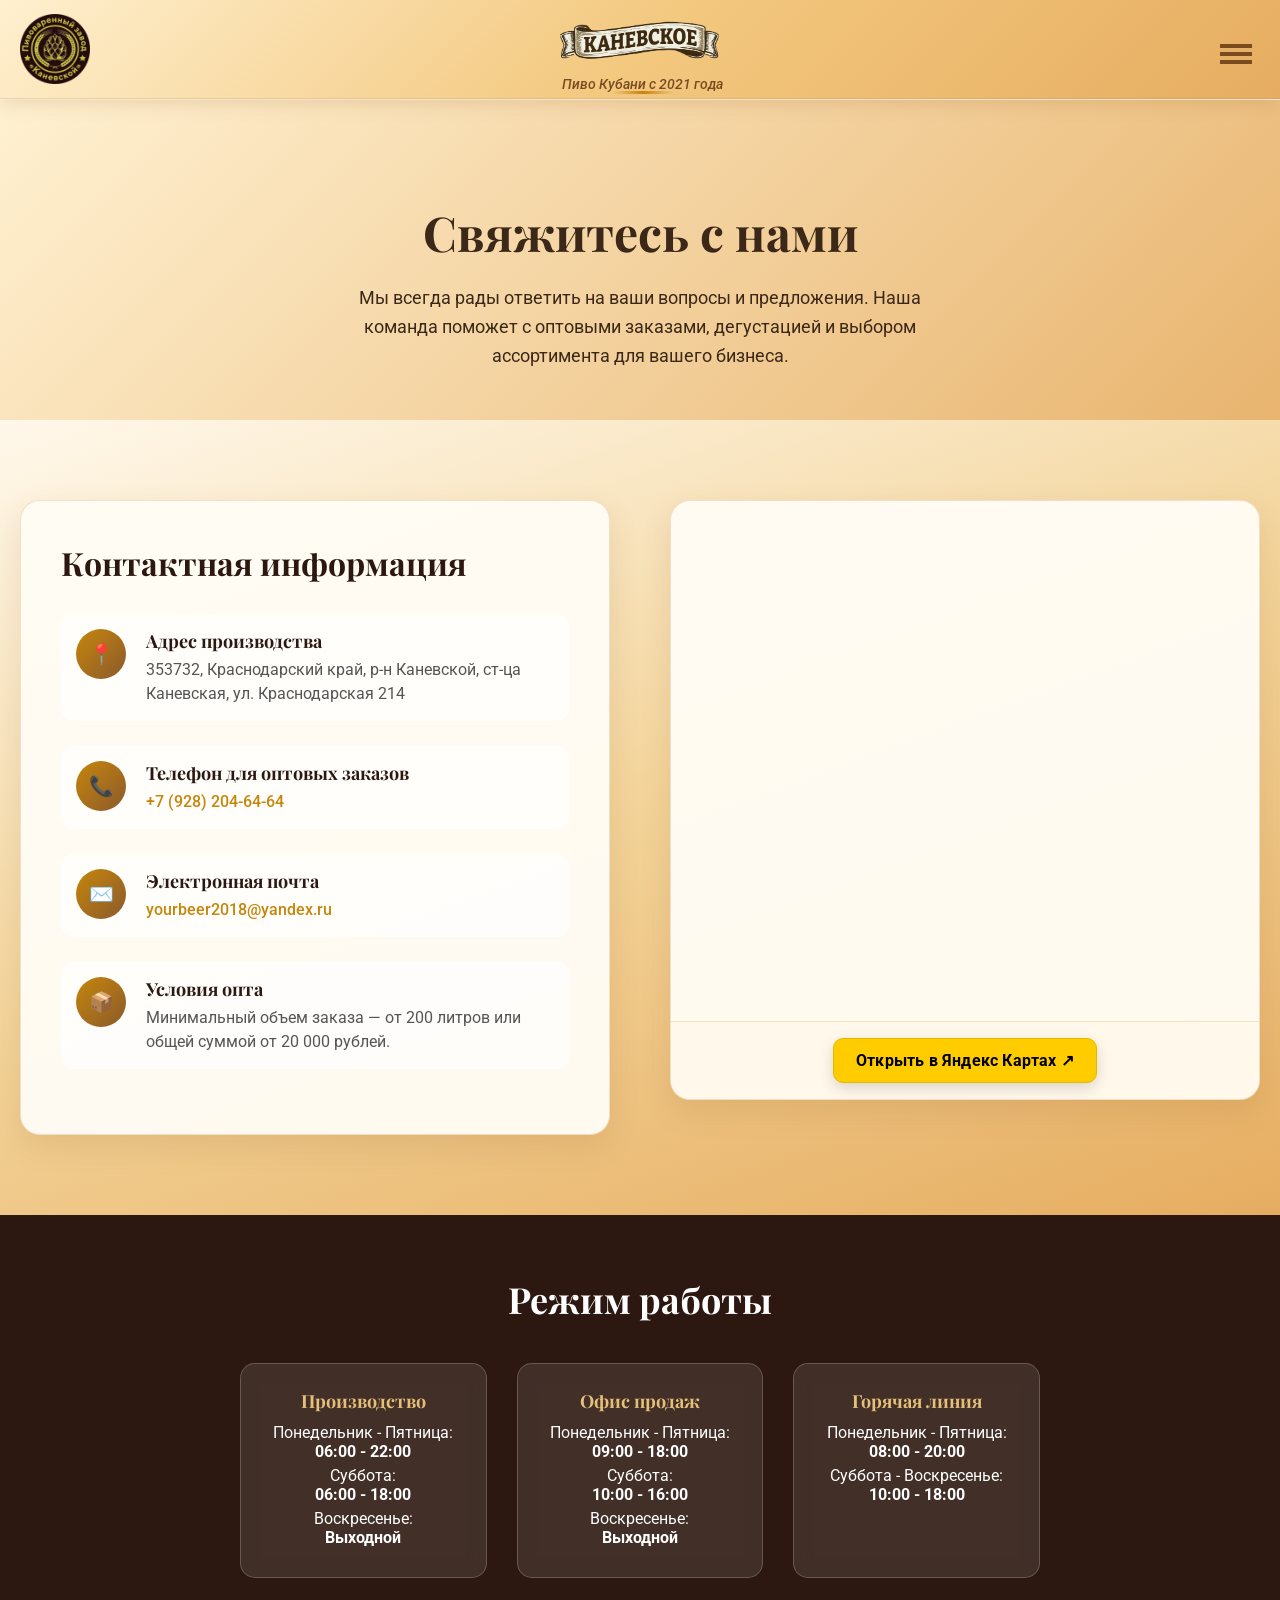
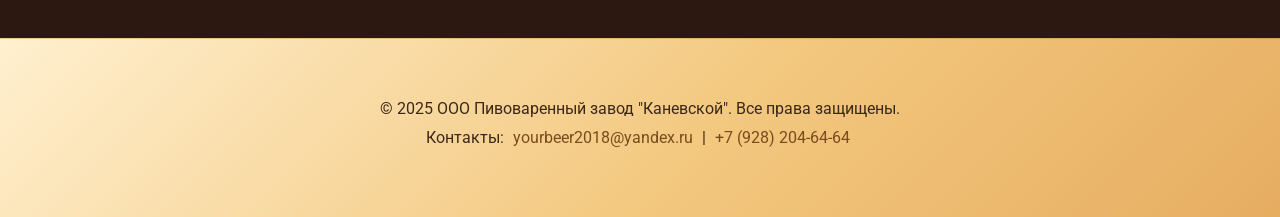
<file: kontakt/index.html>
<!DOCTYPE html>
<html lang="ru">
<head>
    <meta charset="UTF-8">
    <meta name="viewport" content="width=device-width, initial-scale=1.0">
    <title>Контакты - ООО Пивоваренный завод "Каневской"</title>
    <link href="https://fonts.googleapis.com/css2?family=Playfair+Display:wght@400;700&family=Roboto:wght@300;400;700&display=swap" rel="stylesheet">
    <link rel="stylesheet" href="css/styles.css">
</head>
<body>
    <!-- Header -->
    <header>
        <nav>
            <div class="logo">
                <a href="../index.html">
                    <img src="images/logo.png" alt="Каневской" loading="lazy">
                </a>
            </div>
            <a href="../index.html" class="header-center">
                <div class="company-name">
                    <img src="images/kanev.png" alt="Каневской" class="company-brand" loading="lazy">
                    <p>Пиво Кубани с 2021 года</p>
                </div>
            </a>
            <div class="nav-links">
                <a href="../index.html">Главная</a>
                <a href="../katalog/index.html">Продукция</a>
                <a href="../onas/index.html">О нас</a>
                <a href="#contacts">Контакты</a>
            </div>
            <div class="mobile-menu-toggle">
                <span></span>
                <span></span>
                <span></span>
            </div>
        </nav>
        <div class="mobile-menu-overlay"></div>
        <div class="mobile-menu">
            <div class="menu-close-btn">
                <span></span>
                <span></span>
            </div>
            <div class="menu-header">
                <h3>Навигация</h3>
            </div>
            <a href="../index.html">Главная</a>
            <a href="../novosti/index.html">Новости</a>
            <a href="../katalog/index.html">Продукты</a>
            <a href="../onas/index.html">О нас</a>
            <a href="../kontakt/index.html">Контакты</a>
            <a href="../serf/index.html">Сертификаты</a>
        </div>
    </header>

    <!-- Main Content -->
    <main>
        <!-- Hero Section -->
        <section class="contacts-hero">
            <h1>Свяжитесь с нами</h1>
            <p>Мы всегда рады ответить на ваши вопросы и предложения. Наша команда поможет с оптовыми заказами, дегустацией и выбором ассортимента для вашего бизнеса.</p>
        </section>

        <!-- Contacts Section -->
        <section class="contacts-section">
            <div class="contacts-grid">
                <div class="contact-info">
                    <h2>Контактная информация</h2>
                    
                    <div class="contact-item">
                        <div class="contact-icon">📍</div>
                        <div class="contact-details">
                            <h3>Адрес производства</h3>
                            <p>353732, Краснодарский край, р-н Каневской, ст-ца Каневская, ул. Краснодарская 214</p>
                        </div>
                    </div>

                    <div class="contact-item">
                        <div class="contact-icon">📞</div>
                        <div class="contact-details">
                            <h3>Телефон для оптовых заказов</h3>
                            <p><a href="tel:+79282046464">+7 (928) 204-64-64</a></p>
                        </div>
                    </div>

                    <div class="contact-item">
                        <div class="contact-icon">✉️</div>
                        <div class="contact-details">
                            <h3>Электронная почта</h3>
                            <p><a href="mailto:yourbeer2018@yandex.ru">yourbeer2018@yandex.ru</a></p>
                        </div>
                    </div>

                    <div class="contact-item">
                        <div class="contact-icon">📦</div>
                        <div class="contact-details">
                            <h3>Условия опта</h3>
                            <p>Минимальный объем заказа — от 200 литров или общей суммой от 20 000 рублей.</p>
                        </div>
                    </div>
                </div>

                <div class="map-card">
                    <iframe class="map-frame" title="Карта расположения"
                        src="https://yandex.ru/map-widget/v1/?text=353732%2C%20%D0%9A%D1%80%D0%B0%D1%81%D0%BD%D0%BE%D0%B4%D0%B0%D1%80%D1%81%D0%BA%D0%B8%D0%B9%20%D0%BA%D1%80%D0%B0%D0%B9%2C%20%D1%81%D1%82-%D1%86%D0%B0%20%D0%9A%D0%B0%D0%BD%D0%B5%D0%B2%D1%81%D0%BA%D0%B0%D1%8F%2C%20%D1%83%D0%BB.%20%D0%9A%D1%80%D0%B0%D1%81%D0%BD%D0%BE%D0%B4%D0%B0%D1%80%D1%81%D0%BA%D0%B0%D1%8F%20214&z=16"
                        loading="lazy" referrerpolicy="no-referrer-when-downgrade" allowfullscreen></iframe>
                    <div class="map-actions">
                        <a class="map-open-btn" href="https://yandex.ru/maps/?text=353732%2C%20%D0%9A%D1%80%D0%B0%D1%81%D0%BD%D0%BE%D0%B4%D0%B0%D1%80%D1%81%D0%BA%D0%B8%D0%B9%20%D0%BA%D1%80%D0%B0%D0%B9%2C%20%D1%81%D1%82-%D1%86%D0%B0%20%D0%9A%D0%B0%D0%BD%D0%B5%D0%B2%D1%81%D0%BA%D0%B0%D1%8F%2C%20%D1%83%D0%BB.%20%D0%9A%D1%80%D0%B0%D1%81%D0%BD%D0%BE%D0%B4%D0%B0%D1%80%D1%81%D0%BA%D0%B0%D1%8F%20214" target="_blank" rel="noopener noreferrer" aria-label="Открыть в Яндекс Картах (в новой вкладке)">Открыть в Яндекс Картах ↗</a>
                    </div>
                </div>
            </div>
        </section>

        <!-- Working Hours Section -->
        <section class="hours-section">
            <div class="hours-content">
                <h2>Режим работы</h2>
                <div class="hours-grid">
                    <div class="hours-item">
                        <h3>Производство</h3>
                        <p>Понедельник - Пятница:<br><strong>06:00 - 22:00</strong></p>
                        <p>Суббота:<br><strong>06:00 - 18:00</strong></p>
                        <p>Воскресенье:<br><strong>Выходной</strong></p>
                    </div>

                    <div class="hours-item">
                        <h3>Офис продаж</h3>
                        <p>Понедельник - Пятница:<br><strong>09:00 - 18:00</strong></p>
                        <p>Суббота:<br><strong>10:00 - 16:00</strong></p>
                        <p>Воскресенье:<br><strong>Выходной</strong></p>
                    </div>

                    <div class="hours-item">
                        <h3>Горячая линия</h3>
                        <p>Понедельник - Пятница:<br><strong>08:00 - 20:00</strong></p>
                        <p>Суббота - Воскресенье:<br><strong>10:00 - 18:00</strong></p>
                    </div>
                </div>
            </div>
        </section>
    </main>

    <!-- Footer -->
    <footer id="contacts">
        <p>© 2025 ООО Пивоваренный завод "Каневской". Все права защищены.</p>
        <p>Контакты: <a href="mailto:yourbeer2018@yandex.ru">yourbeer2018@yandex.ru</a> | <a href="tel:+79282046464">+7 (928) 204-64-64</a></p>
    </footer>

    <!-- JavaScript -->
    <script src="js/main.js"></script>
</body>
</html>
</file>
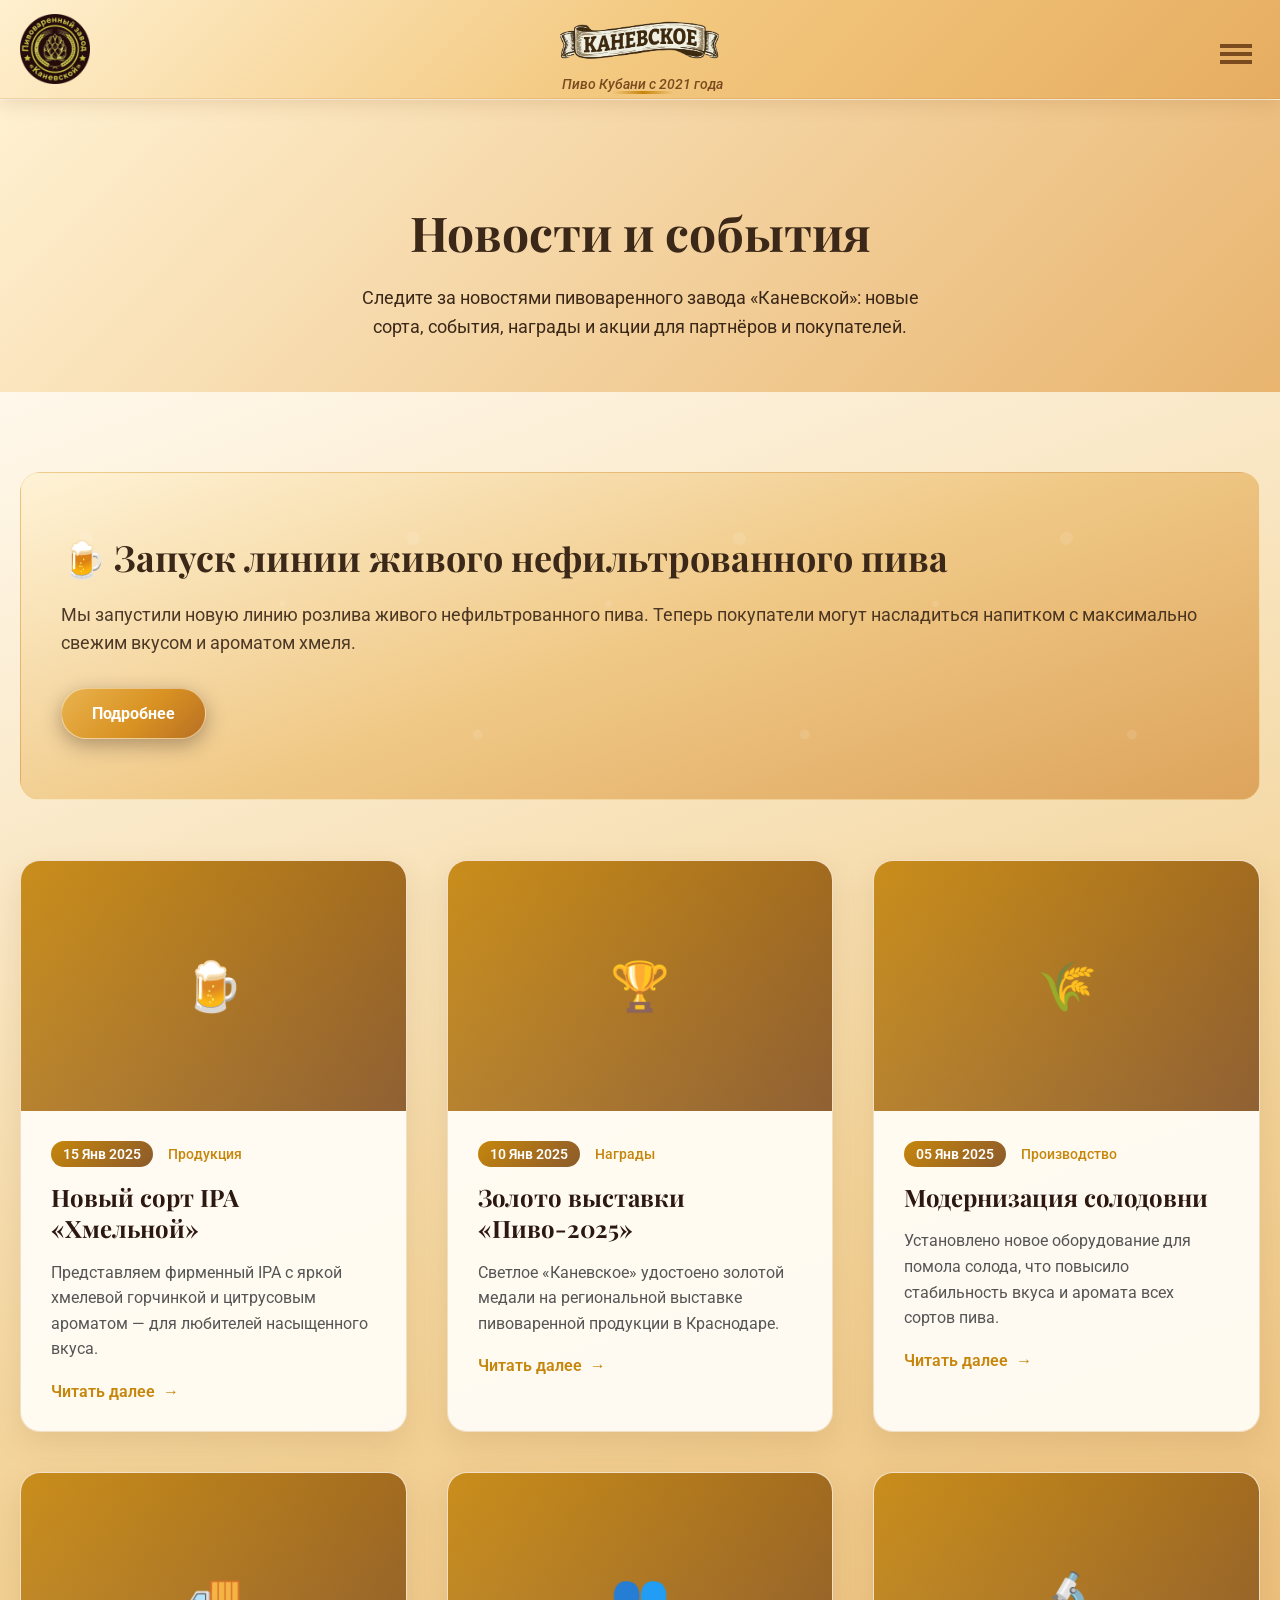
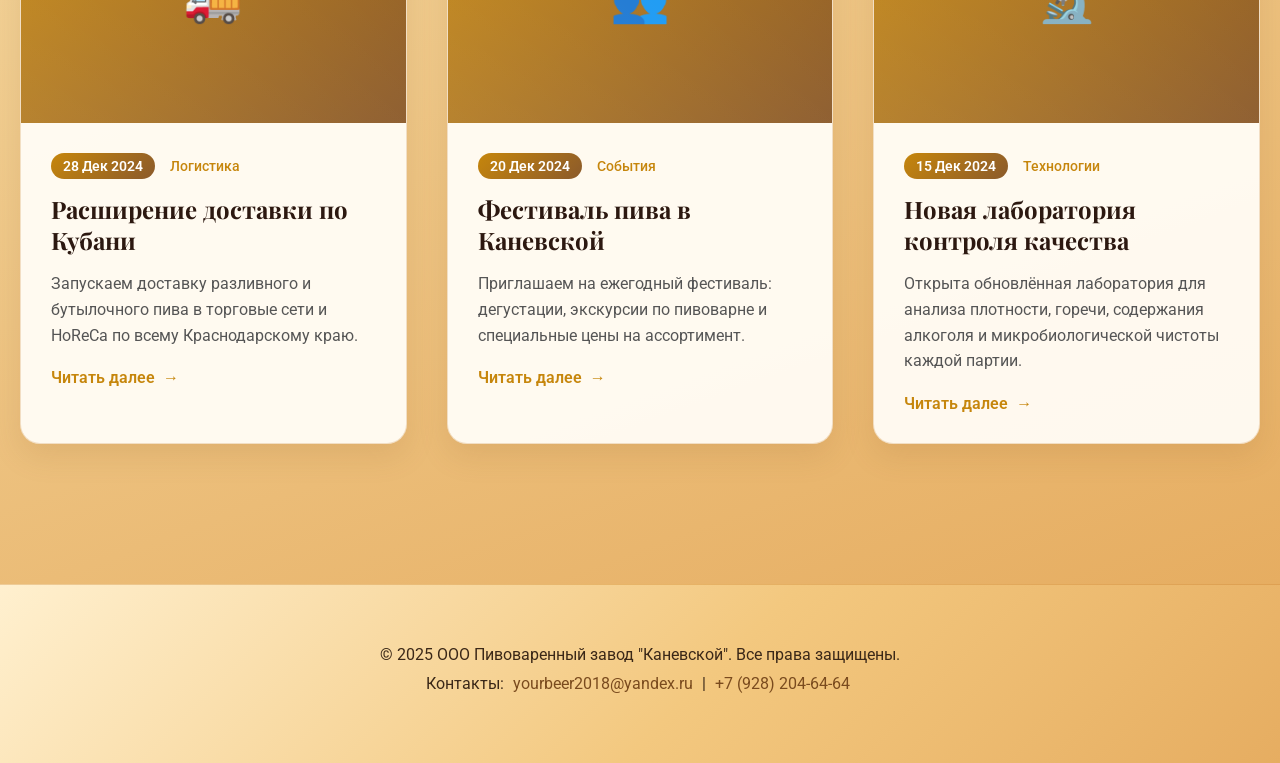
<file: novosti/index.html>
<!DOCTYPE html>
<html lang="ru">
<head>
    <meta charset="UTF-8">
    <meta name="viewport" content="width=device-width, initial-scale=1.0">
    <title>Новости - ООО Пивоваренный завод "Каневской"</title>
    <link href="https://fonts.googleapis.com/css2?family=Playfair+Display:wght@400;700&family=Roboto:wght@300;400;700&display=swap" rel="stylesheet">
    <link rel="stylesheet" href="css/styles.css">
</head>
<body>
    <!-- Header -->
    <header>
        <nav>
            <div class="logo">
                <a href="../index.html">
                    <img src="images/logo.png" alt="Каневской" loading="lazy">
                </a>
            </div>
            <a href="../index.html" class="header-center">
                <div class="company-name">
                    <img src="images/kanev.png" alt="Каневской" class="company-brand" loading="lazy">
                    <p>Пиво Кубани с 2021 года</p>
                </div>
            </a>
            <div class="nav-links">
                <a href="../index.html">Главная</a>
                <a href="../katalog/index.html">Продукция</a>
                <a href="../onas/index.html">О нас</a>
                <a href="../kontakt/index.html">Контакты</a>
            </div>
            <div class="mobile-menu-toggle">
                <span></span>
                <span></span>
                <span></span>
            </div>
        </nav>
        <div class="mobile-menu-overlay"></div>
        <div class="mobile-menu">
            <div class="menu-close-btn">
                <span></span>
                <span></span>
            </div>
            <div class="menu-header">
                <h3>Навигация</h3>
            </div>
            <a href="../index.html">Главная</a>
            <a href="../novosti/index.html">Новости</a>
            <a href="../katalog/index.html">Продукты</a>
            <a href="../onas/index.html">О нас</a>
            <a href="../kontakt/index.html">Контакты</a>
            <a href="../serf/index.html">Сертификаты</a>
        </div>
    </header>

    <!-- Main Content -->
    <main>
        <!-- Hero Section -->
        <section class="news-hero" id="news">
            <h1>Новости и события</h1>
            <p>Следите за новостями пивоваренного завода «Каневской»: новые сорта, события, награды и акции для партнёров и покупателей.</p>
        </section>

        <!-- News Section -->
        <section class="news-section">
            <!-- Featured News -->
            <div class="featured-news">
                <div class="featured-content">
                    <h2>🍺 Запуск линии живого нефильтрованного пива</h2>
                    <p>Мы запустили новую линию розлива живого нефильтрованного пива. Теперь покупатели могут насладиться напитком с максимально свежим вкусом и ароматом хмеля.</p>
                    <a href="#news-grid" class="featured-btn">Подробнее</a>
                </div>
            </div>

            <!-- News Grid -->
            <div class="news-grid" id="news-grid">
                <article class="news-card">
                    <div class="news-image">🍺</div>
                    <div class="news-content">
                        <div class="news-meta">
                            <span class="news-date">15 Янв 2025</span>
                            <span class="news-category">Продукция</span>
                        </div>
                        <h3>Новый сорт IPA «Хмельной»</h3>
                        <p>Представляем фирменный IPA с яркой хмелевой горчинкой и цитрусовым ароматом — для любителей насыщенного вкуса.</p>
                        <a href="#" class="read-more">Читать далее</a>
                    </div>
                </article>

                <article class="news-card">
                    <div class="news-image">🏆</div>
                    <div class="news-content">
                        <div class="news-meta">
                            <span class="news-date">10 Янв 2025</span>
                            <span class="news-category">Награды</span>
                        </div>
                        <h3>Золото выставки «Пиво-2025»</h3>
                        <p>Светлое «Каневское» удостоено золотой медали на региональной выставке пивоваренной продукции в Краснодаре.</p>
                        <a href="#" class="read-more">Читать далее</a>
                    </div>
                </article>

                <article class="news-card">
                    <div class="news-image">🌾</div>
                    <div class="news-content">
                        <div class="news-meta">
                            <span class="news-date">05 Янв 2025</span>
                            <span class="news-category">Производство</span>
                        </div>
                        <h3>Модернизация солодовни</h3>
                        <p>Установлено новое оборудование для помола солода, что повысило стабильность вкуса и аромата всех сортов пива.</p>
                        <a href="#" class="read-more">Читать далее</a>
                    </div>
                </article>

                <article class="news-card">
                    <div class="news-image">🚚</div>
                    <div class="news-content">
                        <div class="news-meta">
                            <span class="news-date">28 Дек 2024</span>
                            <span class="news-category">Логистика</span>
                        </div>
                        <h3>Расширение доставки по Кубани</h3>
                        <p>Запускаем доставку разливного и бутылочного пива в торговые сети и HoReCa по всему Краснодарскому краю.</p>
                        <a href="#" class="read-more">Читать далее</a>
                    </div>
                </article>

                <article class="news-card">
                    <div class="news-image">👥</div>
                    <div class="news-content">
                        <div class="news-meta">
                            <span class="news-date">20 Дек 2024</span>
                            <span class="news-category">События</span>
                        </div>
                        <h3>Фестиваль пива в Каневской</h3>
                        <p>Приглашаем на ежегодный фестиваль: дегустации, экскурсии по пивоварне и специальные цены на ассортимент.</p>
                        <a href="#" class="read-more">Читать далее</a>
                    </div>
                </article>

                <article class="news-card">
                    <div class="news-image">🔬</div>
                    <div class="news-content">
                        <div class="news-meta">
                            <span class="news-date">15 Дек 2024</span>
                            <span class="news-category">Технологии</span>
                        </div>
                        <h3>Новая лаборатория контроля качества</h3>
                        <p>Открыта обновлённая лаборатория для анализа плотности, горечи, содержания алкоголя и микробиологической чистоты каждой партии.</p>
                        <a href="#" class="read-more">Читать далее</a>
                    </div>
                </article>
            </div>
        </section>
    </main>

    <!-- Footer -->
    <footer id="contacts">
        <p>© 2025 ООО Пивоваренный завод "Каневской". Все права защищены.</p>
        <p>Контакты: <a href="mailto:yourbeer2018@yandex.ru">yourbeer2018@yandex.ru</a> | <a href="tel:+79282046464">+7 (928) 204-64-64</a></p>
    </footer>

    <!-- JavaScript -->
    <script src="js/main.js"></script>
</body>
</html>
</file>
<file: kontakt/css/styles.css>
﻿* {
            margin: 0;
            padding: 0;
            box-sizing: border-box;
            font-family: 'Roboto', sans-serif;
        }

        *, *::before, *::after {
            box-sizing: border-box;
        }

        html {
            scroll-behavior: smooth;
            scroll-padding-top: 100px;
            overflow-x: hidden;
            max-width: 100vw;
        }

        body {
            overflow-x: hidden;
            background: #f8f9fa;
            -webkit-font-smoothing: antialiased;
            -moz-osx-font-smoothing: grayscale;
            max-width: 100vw;
            position: relative;
        }

        /* Touch improvements */
        * {
            -webkit-tap-highlight-color: transparent;
            -webkit-touch-callout: none;
            -webkit-user-select: none;
            -moz-user-select: none;
            -ms-user-select: none;
            user-select: none;
            touch-action: manipulation;
        }

        /* Allow text selection for content */
        p, h1, h2, h3, h4, h5, h6, input, textarea, label {
            -webkit-user-select: text;
            -moz-user-select: text;
            -ms-user-select: text;
            user-select: text;
        }

        /* Header */
        header {
            position: fixed;
            top: 0;
            width: 100%;
            background: linear-gradient(135deg, #2c1810 0%, #4a2f14 45%, #5c3d1e 100%);
            backdrop-filter: blur(10px);
            z-index: 1000;
            padding: 8px 0 4px;
            transition: transform 0.3s;
            box-shadow: 0 4px 16px rgba(44, 24, 16, 0.35);
            border-bottom: 1px solid rgba(198, 134, 12, 0.25);
        }

        header.header-hidden {
            transform: translateY(calc(-1 * var(--header-height, 110px)));
        }

        header.scrolled:not(.header-hidden) {
            box-shadow: 0 6px 22px rgba(44, 24, 16, 0.42);
        }

        nav {
            max-width: 1400px;
            margin: 0 auto;
            display: flex;
            justify-content: space-between;
            align-items: center;
            padding: 0 20px;
            position: relative;
            min-height: 0;
        }

        .header-center {
            flex: 1;
            display: flex;
            flex-direction: column;
            align-items: center;
            justify-content: center;
            text-align: center;
            margin: 0 20px;
            min-width: 0;
            overflow: visible;
            text-decoration: none;
            color: inherit;
            cursor: pointer;
        }

        .company-name {
            margin-bottom: 0;
            animation: fadeInUp 0.8s ease-out 0.2s both;
            position: relative;
            padding-bottom: 2px;
        }

        .company-name::after {
            content: '';
            position: absolute;
            bottom: 0;
            left: 50%;
            transform: translateX(-50%);
            width: 40px;
            height: 2px;
            background: linear-gradient(90deg, transparent, #c6860c, transparent);
        }

        .company-brand {
            display: block;
            width: 420px;
            height: auto;
            max-height: 68px;
            margin: 0 auto 0;
            object-fit: contain;
            object-position: center;
        }

        .company-name h1 {
            font-family: 'Playfair Display', serif;
            font-size: 28px;
            color: #2c1810;
            margin: 0;
            font-weight: 700;
            text-shadow: 0 1px 2px rgba(0, 0, 0, 0.1);
        }

        @supports (-webkit-background-clip: text) {
            .company-name h1 {
                background: linear-gradient(135deg, #f5e6c8, #e6c07a);
                -webkit-background-clip: text;
                -webkit-text-fill-color: transparent;
                background-clip: text;
                color: transparent;
            }
        }

        .company-name h1 {
            white-space: nowrap;
            overflow: hidden;
            text-overflow: ellipsis;
            max-width: 100%;
        }

        .company-name p {
            font-size: 12px;
            color: #c6860c;
            margin: 0;
            font-weight: 500;
            font-style: italic;
            transition: color 0.3s ease;
            white-space: nowrap;
            overflow: hidden;
            text-overflow: ellipsis;
            max-width: 100%;
        }

        .company-name:hover p {
            color: #8b5a2b;
        }

        .quality-badges {
            display: flex;
            gap: 8px;
            flex-wrap: wrap;
            justify-content: center;
            animation: fadeInUp 0.8s ease-out 0.5s both;
            max-width: 100%;
            overflow: hidden;
        }

        .badge {
            background: linear-gradient(135deg, #c6860c, #8b5a2b);
            color: white;
            padding: 3px 8px;
            border-radius: 12px;
            font-size: 10px;
            font-weight: 600;
            box-shadow: 0 2px 4px rgba(0, 0, 0, 0.1);
            transition: transform 0.2s, box-shadow 0.2s;
            white-space: nowrap;
            border: 1px solid rgba(255, 255, 255, 0.2);
            position: relative;
            overflow: hidden;
            flex-shrink: 0;
        }

        .badge::before {
            content: '';
            position: absolute;
            top: 0;
            left: -100%;
            width: 100%;
            height: 100%;
            background: linear-gradient(90deg, transparent, rgba(255, 255, 255, 0.3), transparent);
            transition: left 0.5s;
        }

        .badge:hover::before {
            left: 100%;
        }

        .badge:hover {
            transform: translateY(-1px);
            box-shadow: 0 4px 8px rgba(0, 0, 0, 0.15);
        }

        @keyframes fadeInUp {
            from {
                opacity: 0;
                transform: translateY(20px);
            }
            to {
                opacity: 1;
                transform: translateY(0);
            }
        }

        .logo {
            display: flex;
            align-items: center;
            animation: fadeInUp 0.8s ease-out 0.1s both;
            flex-shrink: 0;
        }

        .logo img {
            height: 70px;
        }

        .nav-links {
            display: none;
        }

        .nav-links a {
            margin-left: 25px;
            text-decoration: none;
            color: #2c1810;
            font-weight: 400;
            font-size: 16px;
            position: relative;
            transition: color 0.3s;
            padding: 10px;
        }

        .nav-links a::after {
            content: '';
            position: absolute;
            width: 0;
            height: 2px;
            bottom: -5px;
            left: 0;
            background: #c6860c;
            transition: width 0.3s;
        }

        .nav-links a:hover::after {
            width: 100%;
        }

        .nav-links a:hover {
            color: #c6860c;
        }

        /* Main Content */
        main {
            padding-top: 100px;
        }

        .contacts-hero {
            background: #2c1810;
            padding: 100px 20px 50px;
            text-align: center;
            position: relative;
            overflow: hidden;
        }

        .contacts-hero h1 {
            font-family: 'Playfair Display', serif;
            font-size: 48px;
            color: #f5e6c8;
            margin-bottom: 20px;
            text-shadow: 0 2px 4px rgba(0, 0, 0, 0.3);
        }

        .contacts-hero p {
            font-size: 18px;
            color: #e8dcc8;
            max-width: 600px;
            margin: 0 auto;
            line-height: 1.6;
        }

        .contacts-section {
            padding: 80px 20px;
            max-width: 100%;
            margin: 0 auto;
            background: linear-gradient(160deg, #f5e6c8 0%, #d4a574 45%, #b87d3a 100%);
        }

        .contacts-grid {
            display: grid;
            grid-template-columns: 1fr 1fr;
            gap: 60px;
            align-items: start;
        }

        .contact-info {
            background: rgba(255, 248, 235, 0.92);
            padding: 40px;
            border-radius: 20px;
            box-shadow: 0 10px 30px rgba(44, 24, 16, 0.15);
            border: 1px solid rgba(198, 134, 12, 0.2);
        }

        .contact-info h2 {
            font-family: 'Playfair Display', serif;
            font-size: 32px;
            color: #2c1810;
            margin-bottom: 30px;
        }

        .contact-item {
            display: flex;
            align-items: flex-start;
            margin-bottom: 25px;
            padding: 15px;
            background: rgba(255, 255, 255, 0.7);
            border-radius: 12px;
            transition: transform 0.3s, box-shadow 0.3s;
        }

        .contact-item:hover {
            transform: translateY(-3px);
            box-shadow: 0 8px 20px rgba(0, 0, 0, 0.15);
        }

        .contact-icon {
            width: 50px;
            height: 50px;
            background: linear-gradient(135deg, #c6860c, #8b5a2b);
            border-radius: 50%;
            display: flex;
            align-items: center;
            justify-content: center;
            color: white;
            font-size: 20px;
            margin-right: 20px;
            flex-shrink: 0;
        }

        .contact-details h3 {
            font-family: 'Playfair Display', serif;
            color: #2c1810;
            margin-bottom: 5px;
            font-size: 18px;
        }

        .contact-details p {
            color: #555;
            line-height: 1.5;
            margin: 0;
        }

        .contact-details a {
            color: #c6860c;
            text-decoration: none;
            font-weight: 500;
            transition: color 0.3s;
        }

        .contact-details a:hover {
            color: #8b5a2b;
        }

        .contact-form {
            background: rgba(255, 248, 235, 0.92);
            padding: 40px;
            border-radius: 20px;
            box-shadow: 0 10px 30px rgba(44, 24, 16, 0.15);
            border: 1px solid rgba(198, 134, 12, 0.2);
        }

        /* Map card (вместо формы) */
        .map-card {
            background: rgba(255, 248, 235, 0.92);
            padding: 0;
            border-radius: 20px;
            box-shadow: 0 10px 30px rgba(44, 24, 16, 0.15);
            border: 1px solid rgba(198, 134, 12, 0.2);
            overflow: hidden;
        }

        .map-frame {
            width: 100%;
            height: 520px;
            border: 0;
            display: block;
        }

        .map-actions {
            padding: 16px 20px;
            background: rgba(255, 248, 235, 0.95);
            border-top: 1px solid rgba(198, 134, 12, 0.2);
            display: flex;
            justify-content: center;
        }

        .map-open-btn {
            display: inline-flex;
            align-items: center;
            gap: 8px;
            padding: 12px 22px;
            background: #ffcc00;
            color: #000;
            text-decoration: none;
            border-radius: 10px;
            font-weight: 700;
            border: 1px solid #e5b800;
            box-shadow: 0 5px 15px rgba(0, 0, 0, 0.15);
            transition: transform 0.2s ease, box-shadow 0.2s ease, background 0.2s ease;
            letter-spacing: 0.2px;
        }

        .map-open-btn:hover {
            transform: translateY(-1px);
            box-shadow: 0 8px 20px rgba(0, 0, 0, 0.2);
            background: #ffbf00;
        }

        .map-open-btn:active {
            transform: translateY(0);
            background: #e6b800;
        }

        .contact-form h2 {
            font-family: 'Playfair Display', serif;
            font-size: 32px;
            color: #2c1810;
            margin-bottom: 30px;
            text-align: center;
        }

        .form-group {
            margin-bottom: 25px;
        }

        .form-group label {
            display: block;
            margin-bottom: 0;
            color: #2c1810;
            font-weight: 500;
            font-size: 16px;
        }

        .form-group input,
        .form-group textarea,
        .form-group select {
            width: 100%;
            padding: 15px 20px;
            border: 2px solid rgba(198, 134, 12, 0.25);
            border-radius: 12px;
            font-size: 16px;
            font-family: 'Roboto', sans-serif;
            transition: border-color 0.3s, box-shadow 0.3s;
            background: rgba(255, 252, 245, 0.9);
        }

        .form-group input:focus,
        .form-group textarea:focus,
        .form-group select:focus {
            outline: none;
            border-color: #c6860c;
            box-shadow: 0 0 0 3px rgba(198, 134, 12, 0.1);
            background: #fff;
        }

        .form-group textarea {
            resize: vertical;
            min-height: 120px;
        }

        .form-row {
            display: grid;
            grid-template-columns: 1fr 1fr;
            gap: 20px;
        }

        .submit-btn {
            width: 100%;
            padding: 18px;
            background: linear-gradient(135deg, #c6860c, #8b5a2b);
            color: white;
            border: none;
            border-radius: 50px;
            font-size: 18px;
            font-weight: 700;
            cursor: pointer;
            transition: transform 0.3s, box-shadow 0.3s;
            box-shadow: 0 5px 15px rgba(0, 0, 0, 0.2);
            font-family: 'Roboto', sans-serif;
        }

        .submit-btn:hover {
            transform: translateY(-3px);
            box-shadow: 0 8px 25px rgba(198, 134, 12, 0.3);
        }

        .submit-btn:active {
            transform: translateY(-1px);
        }

        .hours-section {
            background: #2c1810;
            color: white;
            padding: 60px 20px;
            text-align: center;
        }

        .hours-content {
            max-width: 800px;
            margin: 0 auto;
        }

        .hours-section h2 {
            font-family: 'Playfair Display', serif;
            font-size: 36px;
            margin-bottom: 40px;
        }

        .hours-grid {
            display: grid;
            grid-template-columns: repeat(auto-fit, minmax(200px, 1fr));
            gap: 30px;
        }

        .hours-item {
            background: rgba(255, 255, 255, 0.1);
            padding: 25px;
            border-radius: 15px;
            backdrop-filter: blur(10px);
            border: 1px solid rgba(255, 255, 255, 0.2);
        }

        .hours-item h3 {
            font-family: 'Playfair Display', serif;
            font-size: 18px;
            margin-bottom: 10px;
            color: #e6c07a;
        }

        .hours-item p {
            font-size: 16px;
            margin: 5px 0;
        }

        /* Footer / Contacts — единый стиль как на главной */
        footer, #contacts {
            padding: 60px 20px;
            background: #2c1810;
            color: #fff;
            text-align: center;
        }

        footer p, #contacts p {
            font-size: 16px;
            margin-bottom: 10px;
        }

        footer a, #contacts a {
            color: #e6c07a;
            text-decoration: none;
            transition: color 0.3s;
            padding: 5px;
        }

        footer a:hover, #contacts a:hover {
            color: #fff;
        }

        /* Mobile Menu */
        .mobile-menu-toggle {
            display: flex;
            flex-direction: column;
            justify-content: center;
            cursor: pointer;
            padding: 10px;
            width: 40px;
            height: 40px;
            position: relative;
            animation: fadeInUp 0.8s ease-out 0.6s both;
            flex-shrink: 0;
        }

        .mobile-menu-toggle span {
            width: 30px;
            height: 4px;
            background: #2c1810;
            margin: 3px 0;
            transition: all 0.3s ease;
            position: absolute;
            left: 5px;
        }

        .mobile-menu-toggle span:nth-child(1) {
            top: 8px;
        }

        .mobile-menu-toggle span:nth-child(2) {
            top: 18px;
        }

        .mobile-menu-toggle span:nth-child(3) {
            top: 28px;
        }

        .mobile-menu-toggle.active span:nth-child(1) {
            transform: rotate(45deg);
            top: 18px;
        }

        .mobile-menu-toggle.active span:nth-child(2) {
            opacity: 0;
        }

        .mobile-menu-toggle.active span:nth-child(3) {
            transform: rotate(-45deg);
            top: 18px;
        }

        .mobile-menu {
            position: fixed;
            top: var(--header-height, 72px);
            left: 0;
            width: 100%;
            height: calc(100vh - var(--header-height, 72px));
            height: calc(100dvh - var(--header-height, 72px));
            background: linear-gradient(180deg, #2c1810 0%, #4a2f14 50%, #5c3d1e 100%);
            backdrop-filter: none;
            display: none;
            flex-direction: column;
            padding: 15px;
            box-shadow: 0 5px 20px rgba(0, 0, 0, 0.15);
            z-index: 1001;
            transition: transform 0.3s ease-out, opacity 0.3s ease-out;
            transform: translateY(-100%);
            opacity: 0;
            overflow-y: auto;
        }

        /* Desktop menu improvements */
        @media (min-width: 769px) {
            nav {
                position: relative;
            }
            
            .header-center {
                margin: 0 30px;
            }

            .company-name h1 {
                font-size: 32px;
            }


            .company-name p {
                font-size: 14px;
            }

            .quality-badges {
                gap: 12px;
            }

            .badge {
                font-size: 11px;
                padding: 4px 10px;
            }

            .badge:nth-child(n+3) {
                display: inline-block;
            }

            .company-name::after {
                width: 60px;
                height: 3px;
            }

            nav {
                min-height: 70px;
            }
            
            .mobile-menu-toggle {
                width: 45px;
                height: 45px;
                padding: 12px;
                position: relative;
                margin-left: 20px;
                flex-shrink: 0;
            }

            .mobile-menu-toggle span {
                width: 32px;
                height: 4px;
            }

            .mobile-menu-toggle span:nth-child(1) {
                top: 12px;
            }

            .mobile-menu-toggle span:nth-child(2) {
                top: 20px;
            }

            .mobile-menu-toggle span:nth-child(3) {
                top: 28px;
            }

            .mobile-menu-toggle.active span:nth-child(1) {
                top: 20px;
            }

            .mobile-menu-toggle.active span:nth-child(3) {
                top: 20px;
            }

            .mobile-menu {
                top: 0;
                width: 400px;
                left: auto;
                right: 0;
                height: 100vh;
                transform: translateX(100%);
                border-radius: 0;
                margin-top: 0;
                transition: transform 0.4s cubic-bezier(0.4, 0, 0.2, 1), opacity 0.4s ease-out;
                background: linear-gradient(180deg, #2c1810 0%, #3d2914 45%, #5c3d1e 100%);
                box-shadow: -10px 0 30px rgba(44, 24, 16, 0.45);
                backdrop-filter: none;
                border-left: 1px solid rgba(198, 134, 12, 0.35);
                padding: 50px 0 50px 0;
                display: flex;
                flex-direction: column;
                justify-content: flex-start;
                overflow-y: auto;
                z-index: 1002;
            }

            .mobile-menu.active {
                transform: translateX(0);
            }

            .mobile-menu a {
                padding: 25px 40px;
                font-size: 22px;
                font-weight: 500;
                color: #f5e6c8;
                text-decoration: none;
                display: block;
                position: relative;
                margin: 8px 30px;
                border-radius: 15px;
                transition: all 0.3s ease;
                border: none;
                background: transparent;
                text-align: left;
            }

            .mobile-menu a:hover {
                background: linear-gradient(135deg, #c6860c 0%, #8b5a2b 100%);
                color: white;
                transform: translateX(10px);
                box-shadow: 0 10px 25px rgba(198, 134, 12, 0.3);
            }

            .mobile-menu a::before {
                content: '';
                position: absolute;
                left: 0;
                top: 50%;
                width: 6px;
                height: 0;
                background: linear-gradient(to bottom, #c6860c, #8b5a2b);
                border-radius: 3px;
                transition: height 0.3s ease;
                transform: translateY(-50%);
            }

            .mobile-menu a:hover::before {
                height: 70%;
            }

            /* Кнопка закрытия меню */
            .menu-close-btn {
                position: absolute;
                top: 15px;
                right: 25px;
                width: 30px;
                height: 30px;
                cursor: pointer;
                z-index: 1003;
                display: flex;
                align-items: center;
                justify-content: center;
                padding: 5px;
                border-radius: 50%;
                transition: background 0.3s ease;
            }

            .menu-close-btn:hover {
                background: rgba(198, 134, 12, 0.25);
            }

            .menu-close-btn span {
                position: absolute;
                width: 20px;
                height: 2px;
                background: #e6c07a;
                transition: all 0.3s ease;
            }

            .menu-close-btn span:nth-child(1) {
                transform: rotate(45deg);
            }

            .menu-close-btn span:nth-child(2) {
                transform: rotate(-45deg);
            }

            .menu-close-btn:hover span {
                background: #c6860c;
            }

            /* Заголовок меню */
            .menu-header {
                padding: 0 40px 25px 40px;
                border-bottom: 1px solid rgba(198, 134, 12, 0.3);
                margin-bottom: 25px;
            }

            .menu-header h3 {
                font-family: 'Playfair Display', serif;
                font-size: 24px;
                color: #f5e6c8;
                margin: 0;
                font-weight: 700;
                text-align: left;
            }

            .mobile-menu-overlay {
                background: transparent;
                backdrop-filter: none;
                top: 0;
                height: 100vh;
            }
        }

        .mobile-menu.active {
            display: flex;
            transform: translateY(0);
            opacity: 1;
        }

        .mobile-menu a {
            padding: 12px 10px;
            text-decoration: none;
            color: #f5e6c8;
            font-weight: 400;
            font-size: 16px;
            border-bottom: 1px solid rgba(198, 134, 12, 0.25);
            transition: color 0.3s, background 0.2s;
            border-radius: 8px;
            margin-bottom: 3px;
            text-align: center;
        }

        .mobile-menu a:hover, .mobile-menu a:active {
            color: #fff;
            background: linear-gradient(135deg, #c6860c 0%, #8b5a2b 100%);
            border-bottom-color: #e6c07a;
        }

        .mobile-menu a:last-child {
            border-bottom: none;
        }

        /* Mobile menu overlay */
        .mobile-menu-overlay {
            position: fixed;
            top: 0;
            left: 0;
            width: 100%;
            height: 100%;
            background: transparent;
            z-index: 1000;
            opacity: 0;
            visibility: hidden;
            transition: opacity 0.3s ease, visibility 0.3s ease;
        }

        .mobile-menu-overlay.active {
            opacity: 1;
            visibility: visible;
        }
        @media (max-width: 768px) {
            .mobile-menu-overlay {
                display: none;
            }
        }

        /* Prevent content overlap when mobile menu is open - только для ПК */
        @media (min-width: 769px) {
            body.mobile-menu-open {
                overflow: hidden;
                height: 100vh;
            }
        }

        /* Tablet styles */
        @media (max-width: 1024px) and (min-width: 769px) {
            .company-name h1 {
                font-size: 26px;
            }

            .company-name p {
                font-size: 12px;
            }

            .badge {
                font-size: 10px;
                padding: 3px 8px;
            }

            .badge:nth-child(n+3) {
                display: inline-block;
            }

            .header-center {
                margin: 0 20px;
            }

            .company-name::after {
                width: 50px;
                height: 2px;
            }

            nav {
                min-height: 55px;
            }

            .contacts-grid {
                gap: 40px;
            }

            .contact-form, .contact-info {
                padding: 30px;
            }
        }

        /* Responsive */
        @media (max-width: 768px) {
            /* Hero Section */
            .contacts-hero {
                padding: 60px 15px 30px;
            }

            .contacts-hero h1 {
                font-size: 32px;
                margin-bottom: 15px;
            }

            .contacts-hero p {
                font-size: 16px;
            }

            /* Contacts Section */
            .contacts-section {
                padding: 40px 15px;
            }

            .contacts-grid {
                grid-template-columns: 1fr;
                gap: 30px;
            }

            .contact-form, .contact-info {
                padding: 25px;
            }

            .contact-form h2, .contact-info h2 {
                font-size: 24px;
                margin-bottom: 20px;
            }

            .form-row {
                grid-template-columns: 1fr;
                gap: 15px;
            }

            .contact-item {
                padding: 12px;
                margin-bottom: 15px;
            }

            .contact-icon {
                width: 40px;
                height: 40px;
                font-size: 16px;
                margin-right: 15px;
            }

            .contact-details h3 {
                font-size: 16px;
            }

            /* Hours Section */
            .hours-section {
                padding: 40px 15px;
            }

            .hours-section h2 {
                font-size: 28px;
                margin-bottom: 25px;
            }

            .hours-grid {
                grid-template-columns: 1fr;
                gap: 20px;
            }

            .hours-item {
                padding: 20px;
            }

            /* Footer */
            footer {
                padding: 40px 15px;
            }

            footer p {
                font-size: 14px;
                margin-bottom: 0;
            }

            /* Logo */
            .logo img {
                height: 50px;
            }

            .logo {
                align-self: center;
            }

            .mobile-menu-toggle {
                align-self: center;
            }

            /* Header */
            header {
                padding: 12px 0;
            }

            nav {
                padding: 0 15px;
                min-height: 50px;
            }

            .header-center {
                margin: 0 10px;
            }

            .company-name h1 {
                font-size: 20px;
            }

            .company-name p {
                font-size: 9px;
            }

            .quality-badges {
                gap: 4px;
            }

            .badge {
                font-size: 8px;
                padding: 2px 6px;
            }

            .badge:nth-child(n+3) {
                display: none;
            }

            .company-name::after {
                width: 30px;
                height: 1px;
            }

            nav {
                min-height: 48px;
            }

            main {
                padding-top: 80px;
            }

            /* Скрываем заголовок меню и кнопку закрытия на мобильных устройствах */
            .menu-header {
                display: none;
            }

            .menu-close-btn {
                display: none;
            }
        }

        @media (max-width: 480px) {
            .contacts-hero h1 {
                font-size: 28px;
            }

            .contacts-hero p {
                font-size: 14px;
            }

            .contact-form, .contact-info {
                padding: 20px;
            }

            .contact-form h2, .contact-info h2 {
                font-size: 22px;
            }

            .form-group input,
            .form-group textarea,
            .form-group select {
                padding: 12px 15px;
                font-size: 14px;
            }

            .submit-btn {
                padding: 15px;
                font-size: 16px;
            }

            .logo img {
                height: 40px;
            }
            .mobile-menu {
                padding: 12px;
            }

            nav {
                min-height: 45px;
            }

            .mobile-menu a {
                padding: 10px 0;
                font-size: 14px;
                margin-bottom: 2px;
            }

            .header-center {
                margin: 0 8px;
            }

            .company-name h1 {
                font-size: 16px;
            }

            .company-name p {
                font-size: 8px;
            }

            .quality-badges {
                gap: 3px;
            }

            .badge {
                font-size: 7px;
                padding: 1px 4px;
            }

            .company-name::after {
                width: 25px;
                height: 1px;
            }

            nav {
                min-height: 42px;
            }

            main {
                padding-top: 70px;
            }

            /* Скрываем заголовок меню и кнопку закрытия на мобильных устройствах */
            .menu-header {
                display: none;
            }

            .menu-close-btn {
                display: none;
            }
        }

        @media (max-width: 360px) {
            .contacts-hero h1 {
                font-size: 24px;
            }

            .contacts-hero p {
                font-size: 13px;
            }

            .contact-form, .contact-info {
                padding: 15px;
            }

            .contact-form h2, .contact-info h2 {
                font-size: 20px;
            }

            .logo img {
                height: 35px;
            }

            nav {
                min-height: 40px;
            }

            .header-center {
                margin: 0 6px;
            }

            .company-name h1 {
                font-size: 14px;
            }

            .company-name p {
                font-size: 7px;
            }

            .quality-badges {
                gap: 2px;
            }

            .badge {
                font-size: 6px;
                padding: 1px 3px;
            }

            .company-name::after {
                width: 20px;
                height: 1px;
            }

            main {
                padding-top: 65px;
            }

            /* Скрываем заголовок меню и кнопку закрытия на мобильных устройствах */
            .menu-header {
                display: none;
            }

            .menu-close-btn {
                display: none;
            }
        }
    
        /* Slogan wrap override */
        .company-name p {
            white-space: normal;
            overflow: visible;
            text-overflow: clip;
            overflow-wrap: anywhere;
        }
        /* Light palette override */
        :root {
            --primary-color: #fff4df;
            --secondary-color: #f4bd62;
            --accent-color: #d99222;
            --bg-color: #fff8eb;
            --text-color: #3b2818;
            --border-color: rgba(194, 122, 36, 0.25);
        }

        body {
            background: #fff8eb !important;
            color: #3b2818;
        }

        header {
            background: linear-gradient(135deg, #fff0cf 0%, #f3c87f 50%, #e6ad61 100%) !important;
            border-bottom: 1px solid rgba(194, 122, 36, 0.25) !important;
            box-shadow: 0 4px 18px rgba(139, 90, 43, 0.18) !important;
        }

        .company-name h1 {
            color: #6f431b !important;
            background: linear-gradient(135deg, #6f431b, #b46f22) !important;
            -webkit-background-clip: text !important;
            -webkit-text-fill-color: transparent !important;
            background-clip: text !important;
            text-shadow: none !important;
        }

        .company-name p,
        .nav-links a {
            color: #7a4b1e !important;
        }

        .badge,
        .cta-button,
        .featured-btn,
        .submit-btn,
        .filter-btn.active {
            background: linear-gradient(135deg, #e9b34f 0%, #d99222 55%, #b86f24 100%) !important;
            color: #fff !important;
            border-color: rgba(255, 244, 223, 0.55) !important;
        }

        .mobile-menu-toggle span,
        .menu-close-btn span {
            background: #7a4b1e !important;
        }

        .mobile-menu {
            background: linear-gradient(180deg, #fff3d6 0%, #f0c987 55%, #e6ad61 100%) !important;
            border-left: 1px solid rgba(194, 122, 36, 0.25) !important;
            box-shadow: -10px 0 30px rgba(139, 90, 43, 0.2) !important;
        }

        .mobile-menu a,
        .menu-header h3 {
            color: #4a2f14 !important;
        }

        .mobile-menu a:hover,
        .mobile-menu a:active {
            background: linear-gradient(135deg, #e9b34f 0%, #c88942 100%) !important;
            color: #fff !important;
        }

        .hero,
        .news-hero,
        .contacts-hero,
        .about-hero {
            background: linear-gradient(135deg, #fff0cf 0%, #f3c87f 55%, #e6ad61 100%) !important;
            background-image: linear-gradient(135deg, rgba(255, 240, 207, 0.92), rgba(230, 173, 97, 0.9)) !important;
        }

        .products,
        .history,
        .achievements,
        .contacts-section,
        .certificates,
        .news-section {
            background: linear-gradient(160deg, #fff8eb 0%, #f3d49a 48%, #e6ad61 100%) !important;
        }

        .about,
        .values,
        .cta-section,
        .featured-news {
            background: linear-gradient(160deg, #fff3d6 0%, #f0c987 50%, #dda45c 100%) !important;
        }

        .hero h1,
        .hero p,
        .news-hero h1,
        .news-hero p,
        .contacts-hero h1,
        .contacts-hero p,
        .about h2,
        .about p,
        .values h2,
        .values > p,
        .cta-section h2,
        .cta-section p,
        .featured-news h2,
        .featured-news p,
        .section h2,
        .section p {
            color: #3b2818 !important;
            text-shadow: none !important;
        }

        .product-item,
        .news-card,
        .value-card,
        .contact-info,
        .contact-form,
        .map-card,
        .certificate-card {
            background: rgba(255, 252, 245, 0.96) !important;
            border-color: rgba(194, 122, 36, 0.22) !important;
            box-shadow: 0 12px 30px rgba(139, 90, 43, 0.14) !important;
        }

        footer,
        #contacts {
            background: linear-gradient(135deg, #fff0cf 0%, #f3c87f 55%, #e6ad61 100%) !important;
            color: #3b2818 !important;
            border-top: 1px solid rgba(194, 122, 36, 0.25) !important;
        }

        footer a,
        #contacts a {
            color: #7a4b1e !important;
        }

        .about {
            background:
                radial-gradient(circle at 12% 18%, rgba(255, 255, 255, 0.8) 0%, transparent 28%),
                radial-gradient(circle at 88% 12%, rgba(244, 189, 98, 0.45) 0%, transparent 32%),
                linear-gradient(145deg, #fff9ee 0%, #f7deb0 52%, #edbd78 100%) !important;
        }

        .cta-section {
            background:
                radial-gradient(circle at 18% 22%, rgba(255, 255, 255, 0.72) 0%, transparent 28%),
                radial-gradient(circle at 84% 76%, rgba(255, 181, 107, 0.46) 0%, transparent 32%),
                linear-gradient(135deg, #ffe8bf 0%, #efad5d 52%, #c97a35 100%) !important;
        }
</file>
<file: novosti/css/styles.css>
﻿* {
            margin: 0;
            padding: 0;
            box-sizing: border-box;
            font-family: 'Roboto', sans-serif;
        }

        *, *::before, *::after {
            box-sizing: border-box;
        }

        html {
            scroll-behavior: smooth;
            scroll-padding-top: 100px;
            overflow-x: hidden;
            max-width: 100vw;
        }

        body {
            overflow-x: hidden;
            background: #f8f9fa;
            -webkit-font-smoothing: antialiased;
            -moz-osx-font-smoothing: grayscale;
            max-width: 100vw;
            position: relative;
        }

        /* Touch improvements */
        * {
            -webkit-tap-highlight-color: transparent;
            -webkit-touch-callout: none;
            -webkit-user-select: none;
            -moz-user-select: none;
            -ms-user-select: none;
            user-select: none;
            touch-action: manipulation;
        }

        /* Allow text selection for content */
        p, h1, h2, h3, h4, h5, h6, input, textarea, label {
            -webkit-user-select: text;
            -moz-user-select: text;
            -ms-user-select: text;
            user-select: text;
        }

        /* Header */
        header {
            position: fixed;
            top: 0;
            width: 100%;
            background: linear-gradient(135deg, #2c1810 0%, #4a2f14 45%, #5c3d1e 100%);
            backdrop-filter: blur(10px);
            z-index: 1000;
            padding: 8px 0 4px;
            transition: transform 0.3s;
            box-shadow: 0 4px 16px rgba(44, 24, 16, 0.35);
            border-bottom: 1px solid rgba(198, 134, 12, 0.25);
        }

        header.header-hidden {
            transform: translateY(calc(-1 * var(--header-height, 110px)));
        }

        header.scrolled:not(.header-hidden) {
            box-shadow: 0 6px 22px rgba(44, 24, 16, 0.42);
        }

        nav {
            max-width: 1400px;
            margin: 0 auto;
            display: flex;
            justify-content: space-between;
            align-items: center;
            padding: 0 20px;
            position: relative;
            min-height: 0;
        }

        .header-center {
            flex: 1;
            display: flex;
            flex-direction: column;
            align-items: center;
            justify-content: center;
            text-align: center;
            margin: 0 20px;
            min-width: 0;
            overflow: visible;
            text-decoration: none;
            color: inherit;
            cursor: pointer;
        }

        .company-name {
            margin-bottom: 0;
            animation: fadeInUp 0.8s ease-out 0.2s both;
            position: relative;
            padding-bottom: 2px;
        }

        .company-name::after {
            content: '';
            position: absolute;
            bottom: 0;
            left: 50%;
            transform: translateX(-50%);
            width: 40px;
            height: 2px;
            background: linear-gradient(90deg, transparent, #c6860c, transparent);
        }

        .company-brand {
            display: block;
            width: 420px;
            height: auto;
            max-height: 68px;
            margin: 0 auto 0;
            object-fit: contain;
            object-position: center;
        }

        .company-name h1 {
            font-family: 'Playfair Display', serif;
            font-size: 28px;
            color: #2c1810;
            margin: 0;
            font-weight: 700;
            text-shadow: 0 1px 2px rgba(0, 0, 0, 0.1);
        }

        @supports (-webkit-background-clip: text) {
            .company-name h1 {
                background: linear-gradient(135deg, #f5e6c8, #e6c07a);
                -webkit-background-clip: text;
                -webkit-text-fill-color: transparent;
                background-clip: text;
                color: transparent;
            }
        }

        .company-name h1 {
            white-space: nowrap;
            overflow: hidden;
            text-overflow: ellipsis;
            max-width: 100%;
        }

        .company-name p {
            font-size: 12px;
            color: #c6860c;
            margin: 0;
            font-weight: 500;
            font-style: italic;
            transition: color 0.3s ease;
            white-space: nowrap;
            overflow: hidden;
            text-overflow: ellipsis;
            max-width: 100%;
        }

        .company-name:hover p {
            color: #8b5a2b;
        }

        .quality-badges {
            display: flex;
            gap: 8px;
            flex-wrap: wrap;
            justify-content: center;
            animation: fadeInUp 0.8s ease-out 0.5s both;
            max-width: 100%;
            overflow: hidden;
        }

        .badge {
            background: linear-gradient(135deg, #c6860c, #8b5a2b);
            color: white;
            padding: 3px 8px;
            border-radius: 12px;
            font-size: 10px;
            font-weight: 600;
            box-shadow: 0 2px 4px rgba(0, 0, 0, 0.1);
            transition: transform 0.2s, box-shadow 0.2s;
            white-space: nowrap;
            border: 1px solid rgba(255, 255, 255, 0.2);
            position: relative;
            overflow: hidden;
            flex-shrink: 0;
        }

        .badge::before {
            content: '';
            position: absolute;
            top: 0;
            left: -100%;
            width: 100%;
            height: 100%;
            background: linear-gradient(90deg, transparent, rgba(255, 255, 255, 0.3), transparent);
            transition: left 0.5s;
        }

        .badge:hover::before {
            left: 100%;
        }

        .badge:hover {
            transform: translateY(-1px);
            box-shadow: 0 4px 8px rgba(0, 0, 0, 0.15);
        }

        @keyframes fadeInUp {
            from {
                opacity: 0;
                transform: translateY(20px);
            }
            to {
                opacity: 1;
                transform: translateY(0);
            }
        }

        .logo {
            display: flex;
            align-items: center;
            animation: fadeInUp 0.8s ease-out 0.1s both;
            flex-shrink: 0;
        }

        .logo img {
            height: 70px;
        }

        .nav-links {
            display: none;
        }

        .nav-links a {
            margin-left: 25px;
            text-decoration: none;
            color: #2c1810;
            font-weight: 400;
            font-size: 16px;
            position: relative;
            transition: color 0.3s;
            padding: 10px;
        }

        .nav-links a::after {
            content: '';
            position: absolute;
            width: 0;
            height: 2px;
            bottom: -5px;
            left: 0;
            background: #c6860c;
            transition: width 0.3s;
        }

        .nav-links a:hover::after {
            width: 100%;
        }

        .nav-links a:hover {
            color: #c6860c;
        }

        /* Main Content */
        main {
            padding-top: 100px;
        }

        .news-hero {
            background: linear-gradient(160deg, #2c1810 0%, #4a3020 50%, #5c3d1e 100%);
            padding: 100px 20px 50px;
            text-align: center;
            position: relative;
            overflow: hidden;
        }

        .news-hero h1 {
            font-family: 'Playfair Display', serif;
            font-size: 48px;
            color: #f5e6c8;
            margin-bottom: 20px;
            text-shadow: 0 2px 8px rgba(0, 0, 0, 0.35);
        }

        .news-hero p {
            font-size: 18px;
            color: #e8dcc8;
            max-width: 600px;
            margin: 0 auto;
            line-height: 1.6;
        }

        .news-section {
            padding: 80px 20px;
            background: linear-gradient(160deg, #a67c3a 0%, #7a5528 45%, #4a3520 100%);
            width: 100%;
        }

        .news-section .featured-news,
        .news-section .news-grid {
            max-width: 1400px;
            margin-left: auto;
            margin-right: auto;
        }

        .news-grid {
            display: grid;
            grid-template-columns: repeat(auto-fit, minmax(350px, 1fr));
            gap: 40px;
            margin-bottom: 60px;
        }

        .news-card {
            background: rgba(255, 252, 245, 0.97);
            border-radius: 20px;
            box-shadow: 0 10px 30px rgba(0, 0, 0, 0.1);
            overflow: hidden;
            transition: transform 0.3s, box-shadow 0.3s;
            border: 1px solid #e8f5e9;
        }

        .news-card:hover {
            transform: translateY(-10px);
            box-shadow: 0 20px 40px rgba(0, 0, 0, 0.15);
        }

        .news-image {
            width: 100%;
            height: 250px;
            background: linear-gradient(135deg, #c6860c, #8b5a2b);
            display: flex;
            align-items: center;
            justify-content: center;
            color: white;
            font-size: 48px;
            position: relative;
            overflow: hidden;
        }

        .news-image::before {
            content: '';
            position: absolute;
            top: 0;
            left: 0;
            right: 0;
            bottom: 0;
            background: linear-gradient(45deg, rgba(255,255,255,0.1) 0%, transparent 100%);
        }

        .news-content {
            padding: 30px;
        }

        .news-meta {
            display: flex;
            align-items: center;
            gap: 15px;
            margin-bottom: 15px;
            font-size: 14px;
            color: #666;
        }

        .news-date {
            background: linear-gradient(135deg, #c6860c, #8b5a2b);
            color: white;
            padding: 5px 12px;
            border-radius: 20px;
            font-weight: 600;
        }

        .news-category {
            color: #c6860c;
            font-weight: 500;
        }

        .news-content h3 {
            font-family: 'Playfair Display', serif;
            font-size: 24px;
            color: #2c1810;
            margin-bottom: 15px;
            line-height: 1.3;
        }

        .news-content p {
            color: #555;
            line-height: 1.6;
            margin-bottom: 20px;
        }

        .read-more {
            display: inline-flex;
            align-items: center;
            gap: 8px;
            color: #c6860c;
            text-decoration: none;
            font-weight: 600;
            transition: color 0.3s;
        }

        .read-more:hover {
            color: #8b5a2b;
        }

        .read-more::after {
            content: '→';
            transition: transform 0.3s;
        }

        .read-more:hover::after {
            transform: translateX(5px);
        }

        .featured-news {
            background: linear-gradient(135deg, #6b4428 0%, #4a3020 50%, #2c1810 100%);
            color: white;
            padding: 60px 40px;
            border-radius: 20px;
            margin-bottom: 60px;
            position: relative;
            overflow: hidden;
            border: 1px solid rgba(230, 192, 122, 0.25);
        }

        .featured-news::before {
            content: '';
            position: absolute;
            top: 0;
            left: 0;
            right: 0;
            bottom: 0;
            background: url('data:image/svg+xml,<svg xmlns="http://www.w3.org/2000/svg" viewBox="0 0 100 100"><circle cx="20" cy="20" r="2" fill="rgba(255,255,255,0.1)"/><circle cx="80" cy="40" r="1" fill="rgba(255,255,255,0.1)"/><circle cx="40" cy="80" r="1.5" fill="rgba(255,255,255,0.1)"/></svg>');
        }

        .featured-content {
            position: relative;
            z-index: 1;
        }

        .featured-news h2 {
            font-family: 'Playfair Display', serif;
            font-size: 36px;
            margin-bottom: 20px;
        }

        .featured-news p {
            font-size: 18px;
            line-height: 1.6;
            margin-bottom: 30px;
            opacity: 0.9;
        }

        .featured-btn {
            display: inline-flex;
            align-items: center;
            gap: 10px;
            padding: 15px 30px;
            background: linear-gradient(135deg, #d4a017 0%, #c6860c 50%, #8b5a2b 100%);
            color: #fff;
            text-decoration: none;
            border-radius: 50px;
            font-weight: 700;
            transition: transform 0.3s, box-shadow 0.3s, background 0.3s;
            box-shadow: 0 6px 20px rgba(44, 24, 16, 0.35);
            border: 1px solid rgba(245, 230, 200, 0.35);
        }

        .featured-btn:hover {
            transform: translateY(-3px);
            box-shadow: 0 10px 28px rgba(44, 24, 16, 0.45);
            background: linear-gradient(135deg, #c6860c 0%, #6b4428 100%);
        }

        /* Footer / Contacts — единый стиль как на главной */
        footer, #contacts {
            padding: 60px 20px;
            background: #2c1810;
            color: #fff;
            text-align: center;
        }

        footer p, #contacts p {
            font-size: 16px;
            margin-bottom: 10px;
        }

        footer a, #contacts a {
            color: #e6c07a;
            text-decoration: none;
            transition: color 0.3s;
            padding: 5px;
        }

        footer a:hover, #contacts a:hover {
            color: #fff;
        }

        /* Mobile Menu */
        .mobile-menu-toggle {
            display: flex;
            flex-direction: column;
            justify-content: center;
            cursor: pointer;
            padding: 10px;
            width: 40px;
            height: 40px;
            position: relative;
            animation: fadeInUp 0.8s ease-out 0.6s both;
            flex-shrink: 0;
        }

        .mobile-menu-toggle span {
            width: 30px;
            height: 4px;
            background: #2c1810;
            margin: 3px 0;
            transition: all 0.3s ease;
            position: absolute;
            left: 5px;
        }

        .mobile-menu-toggle span:nth-child(1) {
            top: 8px;
        }

        .mobile-menu-toggle span:nth-child(2) {
            top: 18px;
        }

        .mobile-menu-toggle span:nth-child(3) {
            top: 28px;
        }

        .mobile-menu-toggle.active span:nth-child(1) {
            transform: rotate(45deg);
            top: 18px;
        }

        .mobile-menu-toggle.active span:nth-child(2) {
            opacity: 0;
        }

        .mobile-menu-toggle.active span:nth-child(3) {
            transform: rotate(-45deg);
            top: 18px;
        }

        .mobile-menu {
            position: fixed;
            top: var(--header-height, 72px);
            left: 0;
            width: 100%;
            height: calc(100vh - var(--header-height, 72px));
            height: calc(100dvh - var(--header-height, 72px));
            background: linear-gradient(180deg, #2c1810 0%, #4a2f14 50%, #5c3d1e 100%);
            backdrop-filter: none;
            display: none;
            flex-direction: column;
            padding: 15px;
            box-shadow: 0 5px 20px rgba(0, 0, 0, 0.15);
            z-index: 1001;
            transition: transform 0.3s ease-out, opacity 0.3s ease-out;
            transform: translateY(-100%);
            opacity: 0;
            overflow-y: auto;
        }

        /* Desktop menu improvements */
        @media (min-width: 769px) {
            nav {
                position: relative;
            }
            
            .header-center {
                margin: 0 30px;
            }

            .company-name h1 {
                font-size: 32px;
            }


            .company-name p {
                font-size: 14px;
            }

            .quality-badges {
                gap: 12px;
            }

            .badge {
                font-size: 11px;
                padding: 4px 10px;
            }

            .badge:nth-child(n+3) {
                display: inline-block;
            }

            .company-name::after {
                width: 60px;
                height: 3px;
            }

            nav {
                min-height: 70px;
            }
            
            .mobile-menu-toggle {
                width: 45px;
                height: 45px;
                padding: 12px;
                position: relative;
                margin-left: 20px;
                flex-shrink: 0;
            }

            .mobile-menu-toggle span {
                width: 32px;
                height: 4px;
            }

            .mobile-menu-toggle span:nth-child(1) {
                top: 12px;
            }

            .mobile-menu-toggle span:nth-child(2) {
                top: 20px;
            }

            .mobile-menu-toggle span:nth-child(3) {
                top: 28px;
            }

            .mobile-menu-toggle.active span:nth-child(1) {
                top: 20px;
            }

            .mobile-menu-toggle.active span:nth-child(3) {
                top: 20px;
            }

            .mobile-menu {
                top: 0;
                width: 400px;
                left: auto;
                right: 0;
                height: 100vh;
                transform: translateX(100%);
                border-radius: 0;
                margin-top: 0;
                transition: transform 0.4s cubic-bezier(0.4, 0, 0.2, 1), opacity 0.4s ease-out;
                background: linear-gradient(180deg, #2c1810 0%, #3d2914 45%, #5c3d1e 100%);
                box-shadow: -10px 0 30px rgba(44, 24, 16, 0.45);
                backdrop-filter: none;
                border-left: 1px solid rgba(198, 134, 12, 0.35);
                padding: 50px 0 50px 0;
                display: flex;
                flex-direction: column;
                justify-content: flex-start;
                overflow-y: auto;
                z-index: 1002;
            }

            .mobile-menu.active {
                transform: translateX(0);
            }

            .mobile-menu a {
                padding: 25px 40px;
                font-size: 22px;
                font-weight: 500;
                color: #f5e6c8;
                text-decoration: none;
                display: block;
                position: relative;
                margin: 8px 30px;
                border-radius: 15px;
                transition: all 0.3s ease;
                border: none;
                background: transparent;
                text-align: left;
            }

            .mobile-menu a:hover {
                background: linear-gradient(135deg, #c6860c 0%, #8b5a2b 100%);
                color: white;
                transform: translateX(10px);
                box-shadow: 0 10px 25px rgba(198, 134, 12, 0.3);
            }

            .mobile-menu a::before {
                content: '';
                position: absolute;
                left: 0;
                top: 50%;
                width: 6px;
                height: 0;
                background: linear-gradient(to bottom, #c6860c, #8b5a2b);
                border-radius: 3px;
                transition: height 0.3s ease;
                transform: translateY(-50%);
            }

            .mobile-menu a:hover::before {
                height: 70%;
            }

            /* Кнопка закрытия меню */
            .menu-close-btn {
                position: absolute;
                top: 15px;
                right: 25px;
                width: 30px;
                height: 30px;
                cursor: pointer;
                z-index: 1003;
                display: flex;
                align-items: center;
                justify-content: center;
                padding: 5px;
                border-radius: 50%;
                transition: background 0.3s ease;
            }

            .menu-close-btn:hover {
                background: rgba(198, 134, 12, 0.25);
            }

            .menu-close-btn span {
                position: absolute;
                width: 20px;
                height: 2px;
                background: #e6c07a;
                transition: all 0.3s ease;
            }

            .menu-close-btn span:nth-child(1) {
                transform: rotate(45deg);
            }

            .menu-close-btn span:nth-child(2) {
                transform: rotate(-45deg);
            }

            .menu-close-btn:hover span {
                background: #c6860c;
            }

            /* Заголовок меню */
            .menu-header {
                padding: 0 40px 25px 40px;
                border-bottom: 1px solid rgba(198, 134, 12, 0.3);
                margin-bottom: 25px;
            }

            .menu-header h3 {
                font-family: 'Playfair Display', serif;
                font-size: 24px;
                color: #f5e6c8;
                margin: 0;
                font-weight: 700;
                text-align: left;
            }

            .mobile-menu-overlay {
                background: transparent;
                backdrop-filter: none;
                top: 0;
                height: 100vh;
            }
        }

        .mobile-menu.active {
            display: flex;
            transform: translateY(0);
            opacity: 1;
        }

        .mobile-menu a {
            padding: 12px 10px;
            text-decoration: none;
            color: #f5e6c8;
            font-weight: 400;
            font-size: 16px;
            border-bottom: 1px solid rgba(198, 134, 12, 0.25);
            transition: color 0.3s, background 0.2s;
            border-radius: 8px;
            margin-bottom: 3px;
            text-align: center;
        }

        .mobile-menu a:hover, .mobile-menu a:active {
            color: #fff;
            background: linear-gradient(135deg, #c6860c 0%, #8b5a2b 100%);
            border-bottom-color: #e6c07a;
        }

        .mobile-menu a:last-child {
            border-bottom: none;
        }

        /* Mobile menu overlay */
        .mobile-menu-overlay {
            position: fixed;
            top: 0;
            left: 0;
            width: 100%;
            height: 100%;
            background: transparent;
            z-index: 1000;
            opacity: 0;
            visibility: hidden;
            transition: opacity 0.3s ease, visibility 0.3s ease;
        }

        .mobile-menu-overlay.active {
            opacity: 1;
            visibility: visible;
        }
        @media (max-width: 768px) {
            .mobile-menu-overlay {
                display: none;
            }
        }

        /* Prevent content overlap when mobile menu is open - только для ПК */
        @media (min-width: 769px) {
            body.mobile-menu-open {
                overflow: hidden;
                height: 100vh;
            }
        }

        /* Tablet styles */
        @media (max-width: 1024px) and (min-width: 769px) {
            .company-name h1 {
                font-size: 26px;
            }

            .company-name p {
                font-size: 12px;
            }

            .badge {
                font-size: 10px;
                padding: 3px 8px;
            }

            .badge:nth-child(n+3) {
                display: inline-block;
            }

            .header-center {
                margin: 0 20px;
            }

            .company-name::after {
                width: 50px;
                height: 2px;
            }

            nav {
                min-height: 55px;
            }

            .news-grid {
                grid-template-columns: repeat(auto-fit, minmax(300px, 1fr));
                gap: 30px;
            }

            .news-section {
                padding: 60px 20px;
            }

            .featured-news {
                padding: 50px 30px;
            }
        }

        /* Responsive */
        @media (max-width: 768px) {
            /* Hero Section */
            .news-hero {
                padding: 60px 15px 30px;
            }

            .news-hero h1 {
                font-size: 32px;
                margin-bottom: 15px;
            }

            .news-hero p {
                font-size: 16px;
            }

            /* News Section */
            .news-section {
                padding: 40px 15px;
            }

            .news-grid {
                grid-template-columns: 1fr;
                gap: 25px;
            }

            .news-content {
                padding: 25px;
            }

            .news-content h3 {
                font-size: 20px;
                margin-bottom: 12px;
            }

            .news-image {
                height: 200px;
                font-size: 36px;
            }

            .featured-news {
                padding: 40px 25px;
                margin-bottom: 40px;
            }

            .featured-news h2 {
                font-size: 28px;
                margin-bottom: 15px;
            }

            .featured-news p {
                font-size: 16px;
                margin-bottom: 25px;
            }

            /* Footer */
            footer {
                padding: 40px 15px;
            }

            footer p {
                font-size: 14px;
                margin-bottom: 0;
            }

            /* Logo */
            .logo img {
                height: 50px;
            }

            .logo {
                align-self: center;
            }

            .mobile-menu-toggle {
                align-self: center;
            }

            /* Header */
            header {
                padding: 12px 0;
            }

            nav {
                padding: 0 15px;
                min-height: 50px;
            }

            .header-center {
                margin: 0 10px;
            }

            .company-name h1 {
                font-size: 20px;
            }

            .company-name p {
                font-size: 9px;
            }

            .quality-badges {
                gap: 4px;
            }

            .badge {
                font-size: 8px;
                padding: 2px 6px;
            }

            .badge:nth-child(n+3) {
                display: none;
            }

            .company-name::after {
                width: 30px;
                height: 1px;
            }

            nav {
                min-height: 48px;
            }

            main {
                padding-top: 80px;
            }

            /* Скрываем заголовок меню и кнопку закрытия на мобильных устройствах */
            .menu-header {
                display: none;
            }

            .menu-close-btn {
                display: none;
            }
        }

        @media (max-width: 480px) {
            .news-hero h1 {
                font-size: 28px;
            }

            .news-hero p {
                font-size: 14px;
            }

            .news-content {
                padding: 20px;
            }

            .news-content h3 {
                font-size: 18px;
            }

            .news-image {
                height: 180px;
                font-size: 32px;
            }

            .featured-news {
                padding: 30px 20px;
            }

            .featured-news h2 {
                font-size: 24px;
            }

            .featured-news p {
                font-size: 14px;
            }

            .logo img {
                height: 40px;
            }
            .mobile-menu {
                padding: 12px;
            }

            nav {
                min-height: 45px;
            }

            .mobile-menu a {
                padding: 10px 0;
                font-size: 14px;
                margin-bottom: 2px;
            }

            .header-center {
                margin: 0 8px;
            }

            .company-name h1 {
                font-size: 16px;
            }

            .company-name p {
                font-size: 8px;
            }

            .quality-badges {
                gap: 3px;
            }

            .badge {
                font-size: 7px;
                padding: 1px 4px;
            }

            .company-name::after {
                width: 25px;
                height: 1px;
            }

            nav {
                min-height: 42px;
            }

            main {
                padding-top: 70px;
            }

            /* Скрываем заголовок меню и кнопку закрытия на мобильных устройствах */
            .menu-header {
                display: none;
            }

            .menu-close-btn {
                display: none;
            }
        }

        @media (max-width: 360px) {
            .news-hero h1 {
                font-size: 24px;
            }

            .news-hero p {
                font-size: 13px;
            }

            .news-content {
                padding: 15px;
            }

            .news-content h3 {
                font-size: 16px;
            }

            .news-image {
                height: 160px;
                font-size: 28px;
            }

            .featured-news {
                padding: 25px 15px;
            }

            .featured-news h2 {
                font-size: 22px;
            }

            .featured-news p {
                font-size: 13px;
            }

            .logo img {
                height: 35px;
            }

            nav {
                min-height: 40px;
            }

            .header-center {
                margin: 0 6px;
            }

            .company-name h1 {
                font-size: 14px;
            }

            .company-name p {
                font-size: 7px;
            }

            .quality-badges {
                gap: 2px;
            }

            .badge {
                font-size: 6px;
                padding: 1px 3px;
            }

            .company-name::after {
                width: 20px;
                height: 1px;
            }

            main {
                padding-top: 65px;
            }

            /* Скрываем заголовок меню и кнопку закрытия на мобильных устройствах */
            .menu-header {
                display: none;
            }

            .menu-close-btn {
                display: none;
            }
        }
    
        /* Slogan wrap override */
        .company-name p {
            white-space: normal;
            overflow: visible;
            text-overflow: clip;
            overflow-wrap: anywhere;
        }
        /* Light palette override */
        :root {
            --primary-color: #fff4df;
            --secondary-color: #f4bd62;
            --accent-color: #d99222;
            --bg-color: #fff8eb;
            --text-color: #3b2818;
            --border-color: rgba(194, 122, 36, 0.25);
        }

        body {
            background: #fff8eb !important;
            color: #3b2818;
        }

        header {
            background: linear-gradient(135deg, #fff0cf 0%, #f3c87f 50%, #e6ad61 100%) !important;
            border-bottom: 1px solid rgba(194, 122, 36, 0.25) !important;
            box-shadow: 0 4px 18px rgba(139, 90, 43, 0.18) !important;
        }

        .company-name h1 {
            color: #6f431b !important;
            background: linear-gradient(135deg, #6f431b, #b46f22) !important;
            -webkit-background-clip: text !important;
            -webkit-text-fill-color: transparent !important;
            background-clip: text !important;
            text-shadow: none !important;
        }

        .company-name p,
        .nav-links a {
            color: #7a4b1e !important;
        }

        .badge,
        .cta-button,
        .featured-btn,
        .submit-btn,
        .filter-btn.active {
            background: linear-gradient(135deg, #e9b34f 0%, #d99222 55%, #b86f24 100%) !important;
            color: #fff !important;
            border-color: rgba(255, 244, 223, 0.55) !important;
        }

        .mobile-menu-toggle span,
        .menu-close-btn span {
            background: #7a4b1e !important;
        }

        .mobile-menu {
            background: linear-gradient(180deg, #fff3d6 0%, #f0c987 55%, #e6ad61 100%) !important;
            border-left: 1px solid rgba(194, 122, 36, 0.25) !important;
            box-shadow: -10px 0 30px rgba(139, 90, 43, 0.2) !important;
        }

        .mobile-menu a,
        .menu-header h3 {
            color: #4a2f14 !important;
        }

        .mobile-menu a:hover,
        .mobile-menu a:active {
            background: linear-gradient(135deg, #e9b34f 0%, #c88942 100%) !important;
            color: #fff !important;
        }

        .hero,
        .news-hero,
        .contacts-hero,
        .about-hero {
            background: linear-gradient(135deg, #fff0cf 0%, #f3c87f 55%, #e6ad61 100%) !important;
            background-image: linear-gradient(135deg, rgba(255, 240, 207, 0.92), rgba(230, 173, 97, 0.9)) !important;
        }

        .products,
        .history,
        .achievements,
        .contacts-section,
        .certificates,
        .news-section {
            background: linear-gradient(160deg, #fff8eb 0%, #f3d49a 48%, #e6ad61 100%) !important;
        }

        .about,
        .values,
        .cta-section,
        .featured-news {
            background: linear-gradient(160deg, #fff3d6 0%, #f0c987 50%, #dda45c 100%) !important;
        }

        .hero h1,
        .hero p,
        .news-hero h1,
        .news-hero p,
        .contacts-hero h1,
        .contacts-hero p,
        .about h2,
        .about p,
        .values h2,
        .values > p,
        .cta-section h2,
        .cta-section p,
        .featured-news h2,
        .featured-news p,
        .section h2,
        .section p {
            color: #3b2818 !important;
            text-shadow: none !important;
        }

        .product-item,
        .news-card,
        .value-card,
        .contact-info,
        .contact-form,
        .map-card,
        .certificate-card {
            background: rgba(255, 252, 245, 0.96) !important;
            border-color: rgba(194, 122, 36, 0.22) !important;
            box-shadow: 0 12px 30px rgba(139, 90, 43, 0.14) !important;
        }

        footer,
        #contacts {
            background: linear-gradient(135deg, #fff0cf 0%, #f3c87f 55%, #e6ad61 100%) !important;
            color: #3b2818 !important;
            border-top: 1px solid rgba(194, 122, 36, 0.25) !important;
        }

        footer a,
        #contacts a {
            color: #7a4b1e !important;
        }

        .about {
            background:
                radial-gradient(circle at 12% 18%, rgba(255, 255, 255, 0.8) 0%, transparent 28%),
                radial-gradient(circle at 88% 12%, rgba(244, 189, 98, 0.45) 0%, transparent 32%),
                linear-gradient(145deg, #fff9ee 0%, #f7deb0 52%, #edbd78 100%) !important;
        }

        .cta-section {
            background:
                radial-gradient(circle at 18% 22%, rgba(255, 255, 255, 0.72) 0%, transparent 28%),
                radial-gradient(circle at 84% 76%, rgba(255, 181, 107, 0.46) 0%, transparent 32%),
                linear-gradient(135deg, #ffe8bf 0%, #efad5d 52%, #c97a35 100%) !important;
        }
</file>
